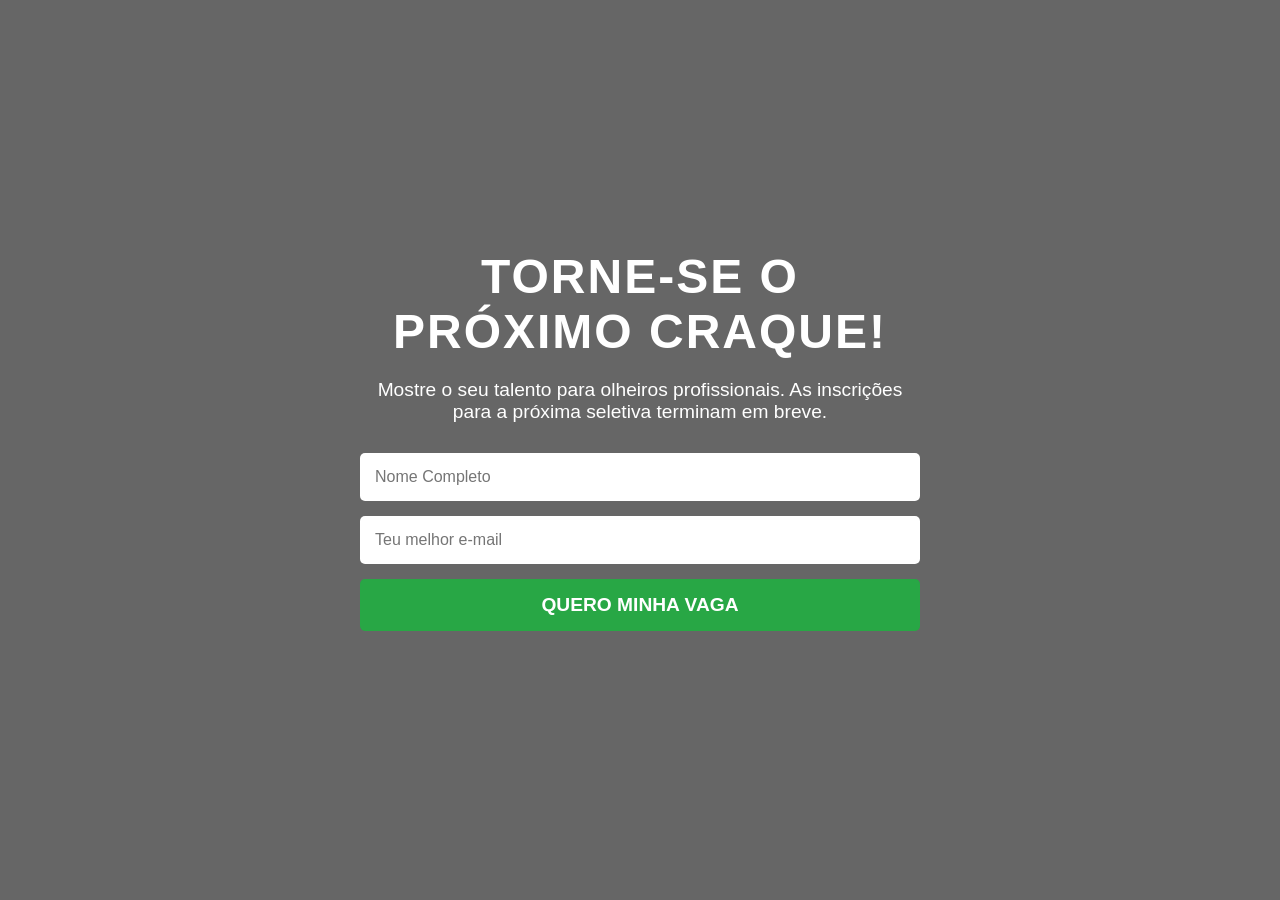
<file: Linguagem web/index.html>
<!DOCTYPE html>
<html lang="pt-pt">
<head>
    <meta charset="UTF-8">
    <meta name="viewport" content="width=device-width, initial-scale=1.0">
    <title>Peneira de Futebol - Inscrições Abertas</title>
    <link rel="stylesheet" href="style.css">
</head>
<body>
    <section class="hero">
        <div class="overlay">
            <div class="container">
                <h1>Torne-se o próximo craque!</h1>
                <p>Mostre o seu talento para olheiros profissionais. As inscrições para a próxima seletiva terminam em breve.</p>
                
                <form id="lpForm">
                    <input type="text" id="nome" placeholder="Nome Completo" required>
                    <input type="email" id="email" placeholder="Teu melhor e-mail" required>
                    <button type="submit" class="btn-submit">QUERO MINHA VAGA</button>
                </form>
                <div id="message"></div>
            </div>
        </div>
    </section>

    <script src="script.js"></script>
</body>
</html>
</file>
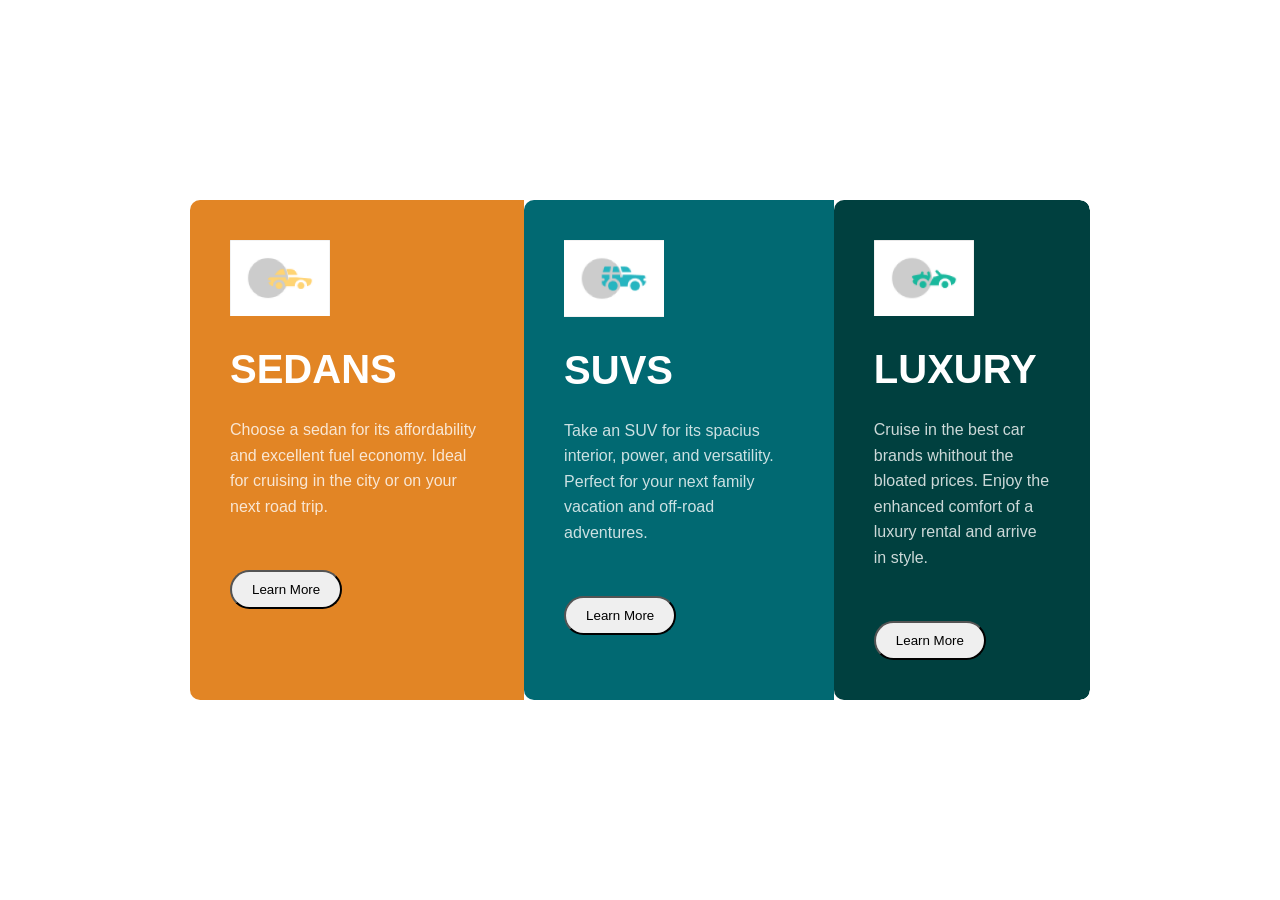
<file: Linguagem web/Layout_HTML_CSS.html.html>
<!DOCTYPE html>
<html lang="pt-BR">
<head>
    <meta charset="UTF-8">
    <meta name="viewport" content="width=device-width, initial-scale=1.0">
    <title>Document</title>
    <style>
        body {
        background-color: white;
        display: flex;
        justify-content: center;
        align-items: center;     
        min-height: 100vh;
        margin: 0;
        font-family: Arial, sans-serif;
     }

     .container-geral {
        display: flex;
        max-width: 900px;
        border-radius: 10px;  
        overflow: hidden;
     }

     .aba {
        padding: 40px;
        color: white;
     }

     .card-laranja { background-color: #e28525; }
     .card-azul    { background-color: #016972; }
     .card-verde   { background-color: #00403f; }

     h1 { font-size: 2.5rem; margin-bottom: 25px; }
     p { line-height: 1.6; margin-bottom: 50px; opacity: 0.8; }

     .btn-learn {
        background-color: white;
        color: black;
        border: none;
        padding: 12px 25px;
        border-radius: 30px;
        cursor: pointer;
        transition: 0.3s;
     }

     .card-laranja .btn-learn { color: #e28525; }
     .card-azul .btn-learn    { color: #016972; }
     .card-verde .btn-learn
    </style>
</head>
<body>
    <div class="container-geral">

    <div class="aba card-laranja">

        <img src="SEDAN.png" width="100" alt="Descrição da imagem para acessibilidade">
    
        <h1>SEDANS</h1>

        <p>Choose a sedan for its affordability and excellent fuel economy. Ideal for cruising in the city or on your next road trip.</p>

        <button style="border-radius: 30px; padding: 10px 20px;">Learn More</button>

    </div>
    
    <div class="container-geral">

        <div class="aba card-azul">

            <img src="SUV.png" width="100" alt="Descrição da imagem para acessibilidade">

            <h1>SUVS</h1>

            <p>Take an SUV for its spacius interior, power, and versatility. Perfect for your next family vacation and off-road adventures.</p>

            <button style="border-radius: 30px; padding: 10px 20px;">Learn More</button>

        </div>    
    
    <div class="container-geral">

        <div class="aba card-verde">
    
            <img src="LUXURY.png" width="100" alt="Descrição da imagem para acessibilidade">
        
            <h1>LUXURY</h1>

            <p>Cruise in the best car brands whithout the bloated prices. Enjoy the enhanced comfort of a luxury rental and arrive in style.</p>

            <button style="border-radius: 30px; padding: 10px 20px;">Learn More</button>

        </div>    
</body>
</html>
</file>
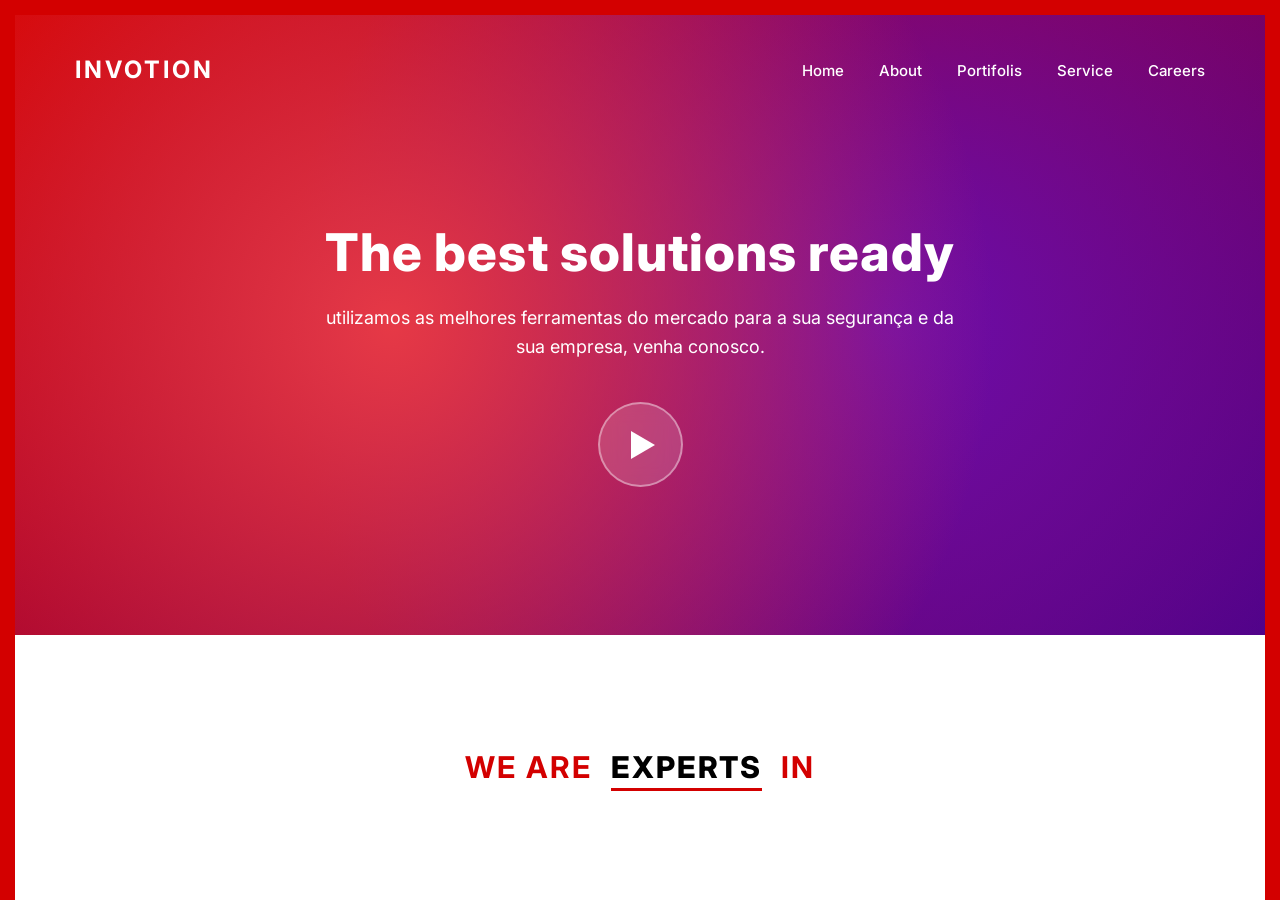
<file: Linguagem web/Yuri-Raniery_Jose-Ramos_layout1.html.html>
<!DOCTYPE html>
<html lang="pt-BR">
<head>
    <meta charset="UTF-8">
    <meta name="viewport" content="width=device-width, initial-scale=1.0">
    <title>Invotion - Bold & Premium</title>
    <link href="https://fonts.googleapis.com/css2?family=Inter:wght@400;500;600;700;800&display=swap" rel="stylesheet">
    <style>
        * {
            margin: 0;
            padding: 0;
            box-sizing: border-box;
            font-family: 'Inter', sans-serif;
        }

        body, html {
            height: 100vh;
            background-color: white;
            overflow: hidden;
        }

        /* Moldura Vermelha */
        .frame {
            height: 100vh;
            border-left: 15px solid #d30000;
            border-right: 15px solid #d30000;
            border-top: 15px solid #d30000;
            display: flex;
            flex-direction: column;
        }

        /* Parte Superior (70%) - Gradiente Perolizado */
        .upper-section {
            height: 70%;
            background: radial-gradient(circle at 30% 50%, #e63946, transparent 65%),
                        radial-gradient(circle at 70% 50%, #6a0dad, transparent 65%),
                        linear-gradient(135deg, #d30000, #4b0082);
            display: flex;
            flex-direction: column;
            color: white;
        }

        header {
            display: flex;
            justify-content: space-between;
            align-items: center;
            padding: 40px 60px;
        }

        .logo {
            font-size: 24px;
            font-weight: 700; /* Mais grossa */
            letter-spacing: 3px;
        }

        nav ul {
            display: flex;
            list-style: none;
            gap: 35px;
        }

        nav ul li a {
            text-decoration: none;
            color: white;
            font-weight: 500; /* Peso médio para os links */
            font-size: 15px;
            transition: 0.3s;
        }

        nav ul li a:hover { opacity: 0.8; }

        /* Conteúdo Central */
        .content {
            flex: 1;
            display: flex;
            flex-direction: column;
            align-items: center;
            justify-content: center;
            text-align: center;
            padding-bottom: 50px;
        }

        .content h1 {
            font-size: 52px;
            font-weight: 800; /* Texto grande e bem grosso */
            margin-bottom: 20px;
            letter-spacing: 1px;
        }

        .content p {
            font-size: 18px;
            font-weight: 400; /* Texto de apoio com peso normal */
            max-width: 650px;
            line-height: 1.6;
            margin-bottom: 40px;
            color: white;
        }

        /* Botão Play Moderno */
        .play-container {
            width: 85px;
            height: 85px;
            background: rgba(255, 255, 255, 0.15);
            backdrop-filter: blur(10px);
            border: 2px solid rgba(255, 255, 255, 0.4);
            border-radius: 50%;
            display: flex;
            align-items: center;
            justify-content: center;
            cursor: pointer;
            transition: 0.4s;
        }

        .play-container:hover {
            background: rgba(255, 255, 255, 0.3);
            transform: scale(1.1);
        }

        .play-icon {
            width: 0;
            height: 0;
            border-top: 14px solid transparent;
            border-bottom: 14px solid transparent;
            border-left: 24px solid white;
            margin-left: 6px;
        }

        /* Parte Inferior (30%) */
        .lower-section {
            height: 30%;
            background-color: white;
            display: flex;
            align-items: center;
            justify-content: center;
        }

        .expert-text {
            font-size: 30px;
            font-weight: 700; /* Texto inferior grosso */
            color: #d30000;
            letter-spacing: 2px;
        }

        .highlight {
            color: black;
            font-weight: 800; /* Destaque máximo em EXPERTS */
            text-decoration: underline;
            text-decoration-color: #d30000;
            text-underline-offset: 10px;
            padding: 0 10px;
        }

    </style>
</head>
<body>

    <div class="frame">
        
        <section class="upper-section">
            <header>
                <div class="logo">INVOTION</div>
                <nav>
                    <ul>
                        <li><a href="#">Home</a></li>
                        <li><a href="#">About</a></li>
                        <li><a href="#">Portifolis</a></li>
                        <li><a href="#">Service</a></li>
                        <li><a href="#">Careers</a></li>
                    </ul>
                </nav>
            </header>

            <div class="content">
                <h1>The best solutions ready</h1>
                <p>utilizamos as melhores ferramentas do mercado para a sua segurança e da sua empresa, venha conosco.</p>
                
                <div class="play-container">
                    <div class="play-icon"></div>
                </div>
            </div>
        </section>

        <section class="lower-section">
            <h2 class="expert-text">
                WE ARE <span class="highlight">EXPERTS</span> IN
            </h2>
        </section>

    </div>

</body>
</html>
</file>
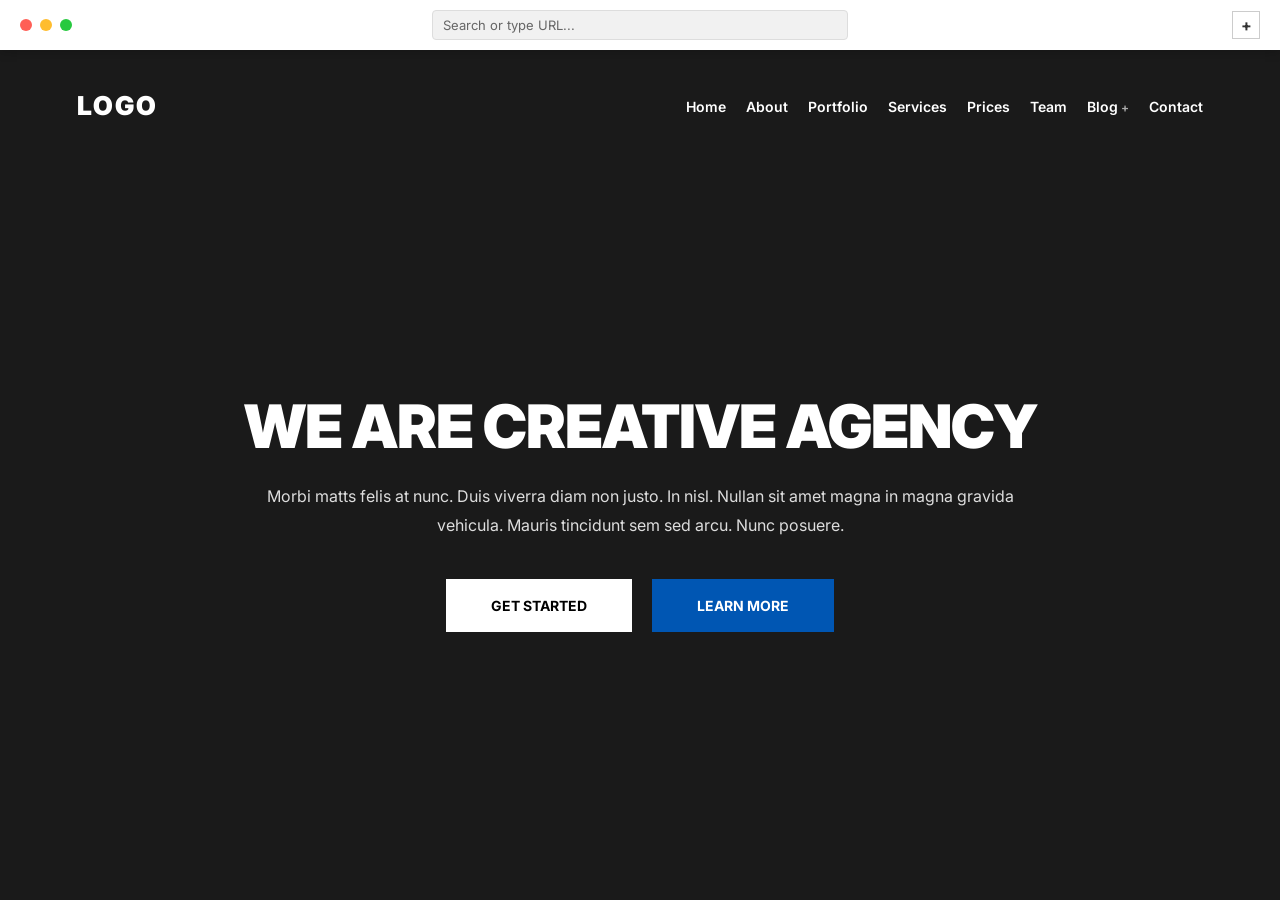
<file: Linguagem web/Yuri-Raniery_Jose-Ramos_layout3.html.html>
<!DOCTYPE html>
<html lang="pt-BR">
<head>
    <meta charset="UTF-8">
    <meta name="viewport" content="width=device-width, initial-scale=1.0">
    <title>Creative Agency - IT Desk Layout</title>
    <link href="https://fonts.googleapis.com/css2?family=Inter:wght@400;700;900&display=swap" rel="stylesheet">
    <style>
        * {
            margin: 0;
            padding: 0;
            box-sizing: border-box;
            font-family: 'Inter', sans-serif;
        }

        body, html {
            height: 100%;
            background-color: #1a1a1a; /* Cor de fundo para o degradê sumir */
            overflow: hidden;
        }

        /* Imagem de Fundo com Degradê/Fusão */
        .bg-image {
            position: fixed;
            top: 0;
            left: 0;
            width: 100%;
            height: 100%;
            /* Imagem de mesa de TI (Notebook, Gadgets) */
            background-image: url('https://images.unsplash.com/photo-1516321318423-f06f85e504b3?q=80&w=2070&auto=format&fit=crop');
            background-size: cover;
            background-position: center;
            filter: grayscale(100%) contrast(1.1); /* Deixa P&B para um look moderno */
            opacity: 0.4;
            /* Efeito de degradê para "apagar" a imagem nas bordas */
            mask-image: linear-gradient(to bottom, rgba(0,0,0,1) 70%, rgba(0,0,0,0) 100%);
            -webkit-mask-image: linear-gradient(to bottom, rgba(0,0,0,1) 70%, rgba(0,0,0,0) 100%);
            z-index: -1;
        }

        /* Barra Superior Alongada */
        .top-bar {
            width: 100%;
            background-color: white;
            height: 50px;
            display: flex;
            align-items: center;
            justify-content: space-between;
            padding: 0 20px;
            box-shadow: 0 2px 10px rgba(0,0,0,0.2);
        }

        .dots { display: flex; gap: 8px; width: 100px; }
        .dot { width: 12px; height: 12px; border-radius: 50%; }
        .red { background: #ff5f56; }
        .yellow { background: #ffbd2e; }
        .green { background: #27c93f; }

        /* Barra de Pesquisa Centralizada dentro da faixa */
        .search-input-wrapper {
            flex-grow: 1;
            display: flex;
            justify-content: center;
        }

        .search-field {
            width: 40%;
            height: 30px;
            background-color: #f1f1f1;
            border: 1px solid #ddd;
            border-radius: 4px;
            padding: 0 10px;
            color: #666;
            font-size: 13px;
            display: flex;
            align-items: center;
        }

        .plus-btn-wrapper { width: 100px; display: flex; justify-content: flex-end; }
        .plus-box {
            width: 28px;
            height: 28px;
            border: 1px solid #ccc;
            display: flex;
            align-items: center;
            justify-content: center;
            color: #333;
            font-weight: bold;
        }

        /* Header e Menu */
        header {
            display: flex;
            justify-content: space-between;
            align-items: center;
            padding: 40px 6%;
        }

        .logo { color: white; font-weight: 900; font-size: 26px; letter-spacing: 2px; }
        
        nav ul { display: flex; list-style: none; gap: 20px; }
        nav ul li a { 
            text-decoration: none; color: white; font-size: 14px; 
            font-weight: 600; transition: 0.3s;
        }
        nav ul li a:hover { opacity: 0.7; }

        .more-symbol::after { content: " +"; font-size: 12px; color: #aaa; }

        /* Conteúdo Hero */
        .hero {
            display: flex;
            flex-direction: column;
            align-items: center;
            justify-content: center;
            text-align: center;
            height: calc(100vh - 200px);
            padding: 0 10%;
            color: white;
        }

        .hero h1 {
            font-size: 60px;
            font-weight: 900;
            margin-bottom: 20px;
            letter-spacing: -1px;
        }

        .hero p {
            font-size: 16px;
            line-height: 1.8;
            max-width: 750px;
            margin-bottom: 40px;
            color: #ddd;
        }

        /* Botões Quadrados */
        .btn-group { display: flex; gap: 20px; }
        .btn {
            padding: 18px 45px;
            text-decoration: none;
            font-weight: 700;
            font-size: 14px;
            text-transform: uppercase;
            transition: 0.3s;
        }
        .btn-white { background-color: white; color: black; }
        .btn-blue { background-color: #0056b3; color: white; }
        .btn:hover { transform: scale(1.05); }

    </style>
</head>
<body>

    <div class="bg-image"></div>

    <!-- Barra Superior -->
    <div class="top-bar">
        <div class="dots">
            <div class="dot red"></div>
            <div class="dot yellow"></div>
            <div class="dot green"></div>
        </div>

        <div class="search-input-wrapper">
            <div class="search-field">Search or type URL...</div>
        </div>

        <div class="plus-btn-wrapper">
            <div class="plus-box">+</div>
        </div>
    </div>

    <header>
        <div class="logo">LOGO</div>
        <nav>
            <ul>
                <li><a href="#">Home</a></li>
                <li><a href="#">About</a></li>
                <li><a href="#">Portfolio</a></li>
                <li><a href="#">Services</a></li>
                <li><a href="#">Prices</a></li>
                <li><a href="#">Team</a></li>
                <li><a href="#" class="more-symbol">Blog</a></li>
                <li><a href="#">Contact</a></li>
            </ul>
        </nav>
    </header>

    <main class="hero">
        <h1>WE ARE CREATIVE AGENCY</h1>
        <p>
            Morbi matts felis at nunc. Duis viverra diam non justo. In nisl. 
            Nullan sit amet magna in magna gravida vehicula. Mauris tincidunt sem sed arcu. 
            Nunc posuere.
        </p>

        <div class="btn-group">
            <a href="#" class="btn btn-white">Get Started</a>
            <a href="#" class="btn btn-blue">Learn More</a>
        </div>
    </main>

</body>
</html>
</file>
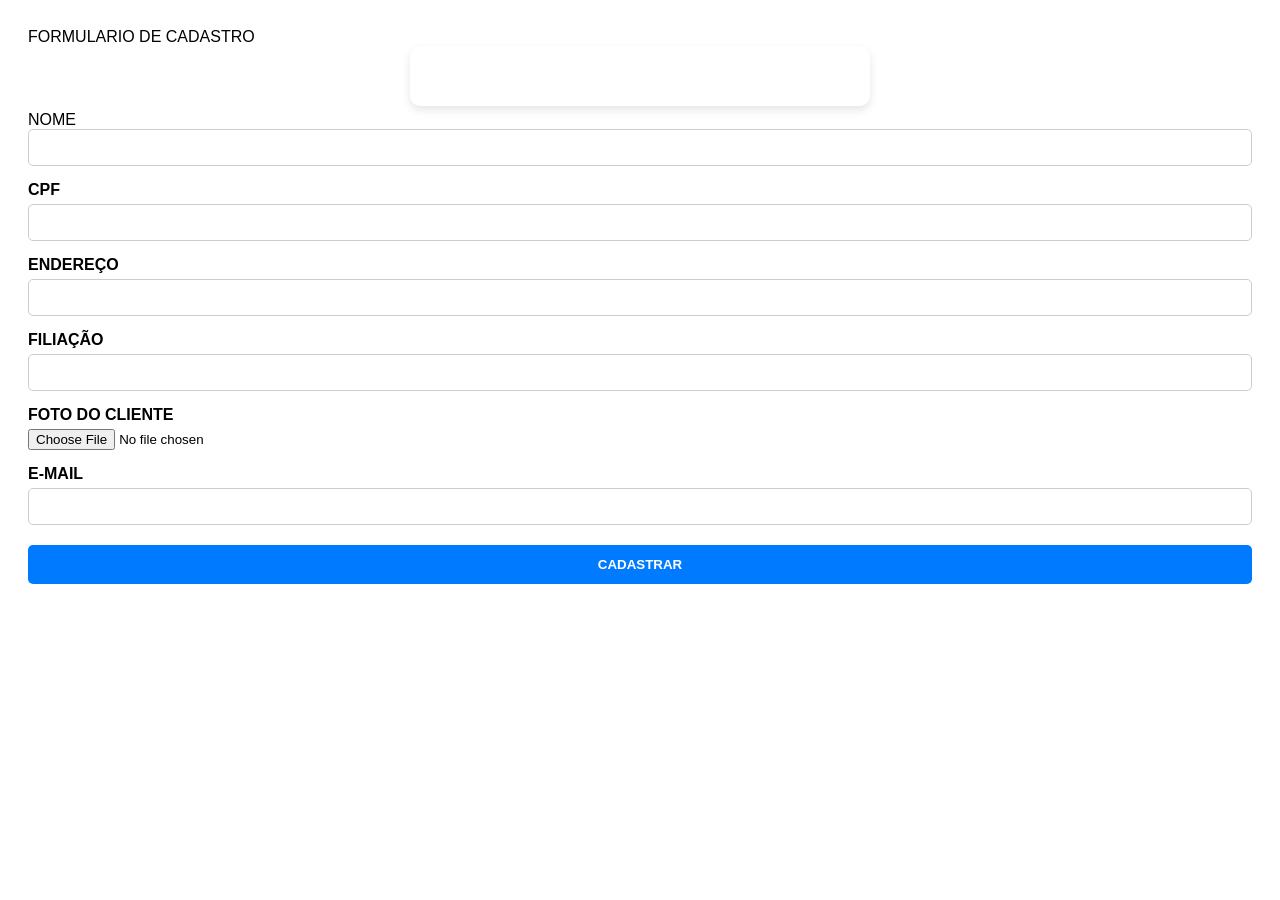
<file: Linguagem web/yuri_raniery_estilização.html.html>
<html lang="pt-BR">
<head>
    <meta charset="UTF-8">
    <meta name="viewport" content="width=device-width, initial-scale=1.0">
    <meta http-equiv="X-UA-Compatible" content="ie=edge">
    <title>FORMULARIO DE CADASTRO</title>
</head>
<body style="font-family: Arial, Helvetica, sans-serif; background-color: white; padding: 20px;"></body>

    <h1 style="text-align: center; color: black;"></h1> FORMULARIO DE CADASTRO</h1>
    
    <form action="/enviar" method="post" style="max-width: 400px; margin: 0 auto; background: white; padding: 30px; border-radius: 10px; box-shadow: 0 4px 8px rgba(0, 0, 0, 0.1);"></form> </form>

        <label style="display: block; font-weight: bold; margin-bottom: 5px;"></label> NOME</label>
        <input type="text" style="width: 100%; padding: 10px; margin-bottom: 15px; border: 1px solid #ccc; border-radius: 5px; box-sizing: border-box;"> </input>
    
        <label style="display: block; font-weight: bold; margin-bottom: 5px;">CPF</label>
        <input type="text" style="width: 100%; padding: 10px; margin-bottom: 15px; border: 1px solid #ccc; border-radius: 5px; box-sizing: border-box;">

        <label style="display: block; font-weight: bold; margin-bottom: 5px;">ENDEREÇO</label>
        <input type="text" style="width: 100%; padding: 10px; margin-bottom: 15px; border: 1px solid #ccc; border-radius: 5px; box-sizing: border-box;">

        <label style="display: block; font-weight: bold; margin-bottom: 5px;">FILIAÇÃO</label>
        <input type="text" style="width: 100%; padding: 10px; margin-bottom: 15px; border: 1px solid #ccc; border-radius: 5px; box-sizing: border-box;">

        <label style="display: block; font-weight: bold; margin-bottom: 5px;">FOTO DO CLIENTE</label>
        <input type="file" style="width: 100%; margin-bottom: 15px;">

        <label style="display: block; font-weight: bold; margin-bottom: 5px;">E-MAIL</label>
        <input type="email" style="width: 100%; padding: 10px; margin-bottom: 20px; border: 1px solid #ccc; border-radius: 5px; box-sizing: border-box;">

        <button type="submit" style="width: 100%; background-color: #007bff; color: white; padding: 12px; border: none; border-radius: 5px; font-weight: bold; cursor: pointer;">
            CADASTRAR
        </button>
    </form>

</body>
</html>
</file>
<file: Linguagem web/style.css>
/* Reset básico */
* {
    margin: 0;
    padding: 0;
    box-sizing: border-box;
    font-family: 'Segoe UI', Tahoma, Geneva, Verdana, sans-serif;
}

.hero {
    height: 100vh;
    background-image: url('https://images.unsplash.com/photo-1574629810360-7efbbe195018?q=80&w=2000');
    background-size: cover;
    background-position: center;
}

.overlay {
    height: 100%;
    width: 100%;
    background: rgba(0, 0, 0, 0.6);
    display: flex;
    align-items: center;
    justify-content: center;
}

.container {
    text-align: center;
    color: white;
    padding: 20px;
    max-width: 600px;
}

h1 {
    font-size: 3rem;
    margin-bottom: 20px;
    text-transform: uppercase;
    letter-spacing: 2px;
}

p {
    font-size: 1.2rem;
    margin-bottom: 30px;
}

input {
    display: block;
    width: 100%;
    padding: 15px;
    margin-bottom: 15px;
    border: none;
    border-radius: 5px;
    font-size: 1rem;
}

.btn-submit {
    width: 100%;
    padding: 15px;
    background-color: #28a745;
    color: white;
    border: none;
    border-radius: 5px;
    font-size: 1.2rem;
    font-weight: bold;
    cursor: pointer;
    transition: background 0.3s;
}

.btn-submit:hover {
    background-color: #218838;
}

#message {
    margin-top: 20px;
    font-weight: bold;
}
</file>
